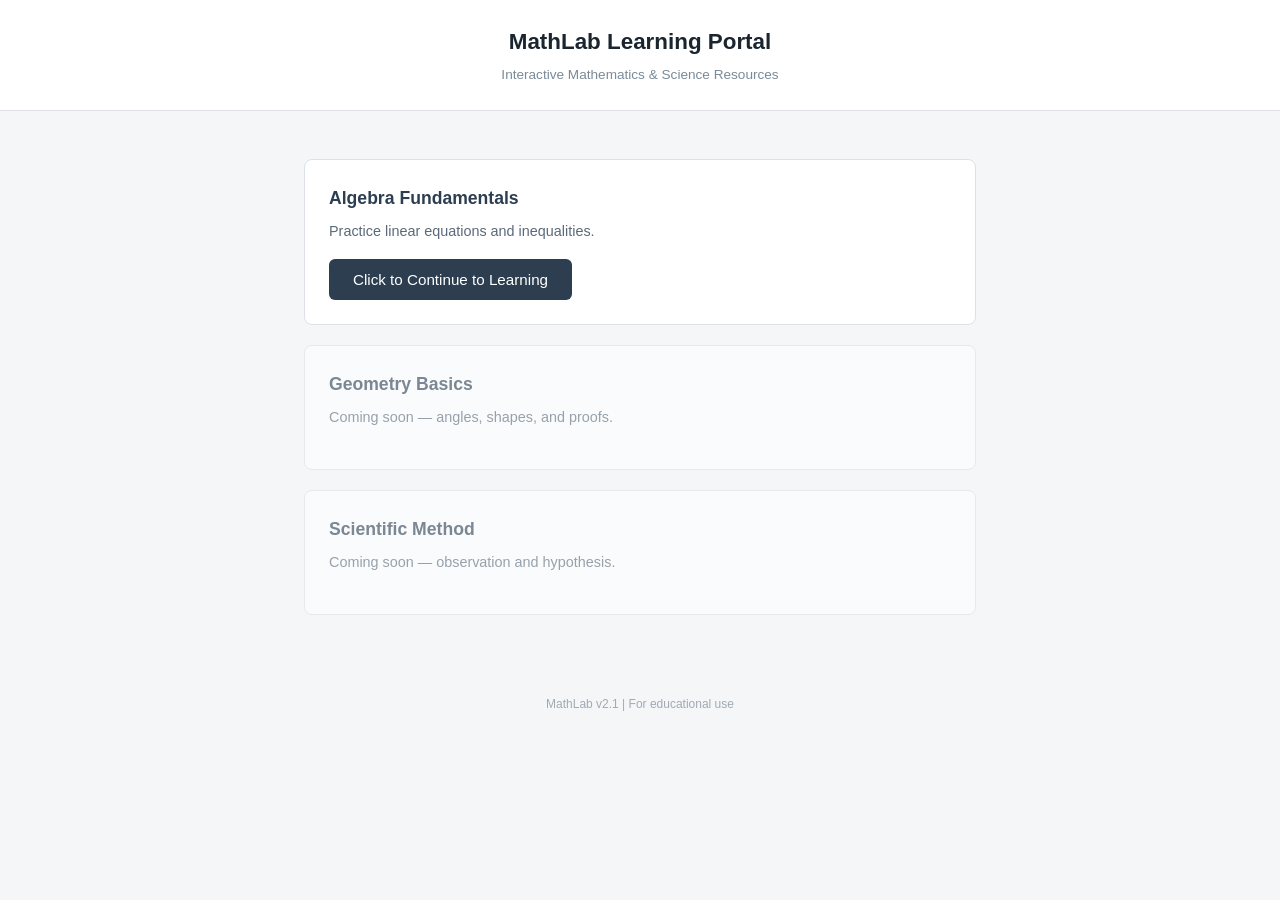
<file: mathlab-portal/index.html>
<!DOCTYPE html>
<html lang="en">
<head>
    <meta charset="UTF-8">
    <meta name="viewport" content="width=device-width, initial-scale=1.0">
    <title>MathLab Learning Portal</title>
    <link rel="stylesheet" href="css/style.css">
</head>
<body>
    <header>
        <h1>MathLab Learning Portal</h1>
        <p class="subtitle">Interactive Mathematics & Science Resources</p>
    </header>

    <main class="landing">
        <div class="module-card">
            <h2>Algebra Fundamentals</h2>
            <p>Practice linear equations and inequalities.</p>
            <button class="start-btn" onclick="window.location.href='games.html'">
                Click to Continue to Learning
            </button>
        </div>

        <div class="module-card muted">
            <h2>Geometry Basics</h2>
            <p>Coming soon — angles, shapes, and proofs.</p>
        </div>

        <div class="module-card muted">
            <h2>Scientific Method</h2>
            <p>Coming soon — observation and hypothesis.</p>
        </div>
    </main>

    <footer>
        <p>MathLab v2.1 | For educational use</p>
    </footer>
</body>
</html>
</file>
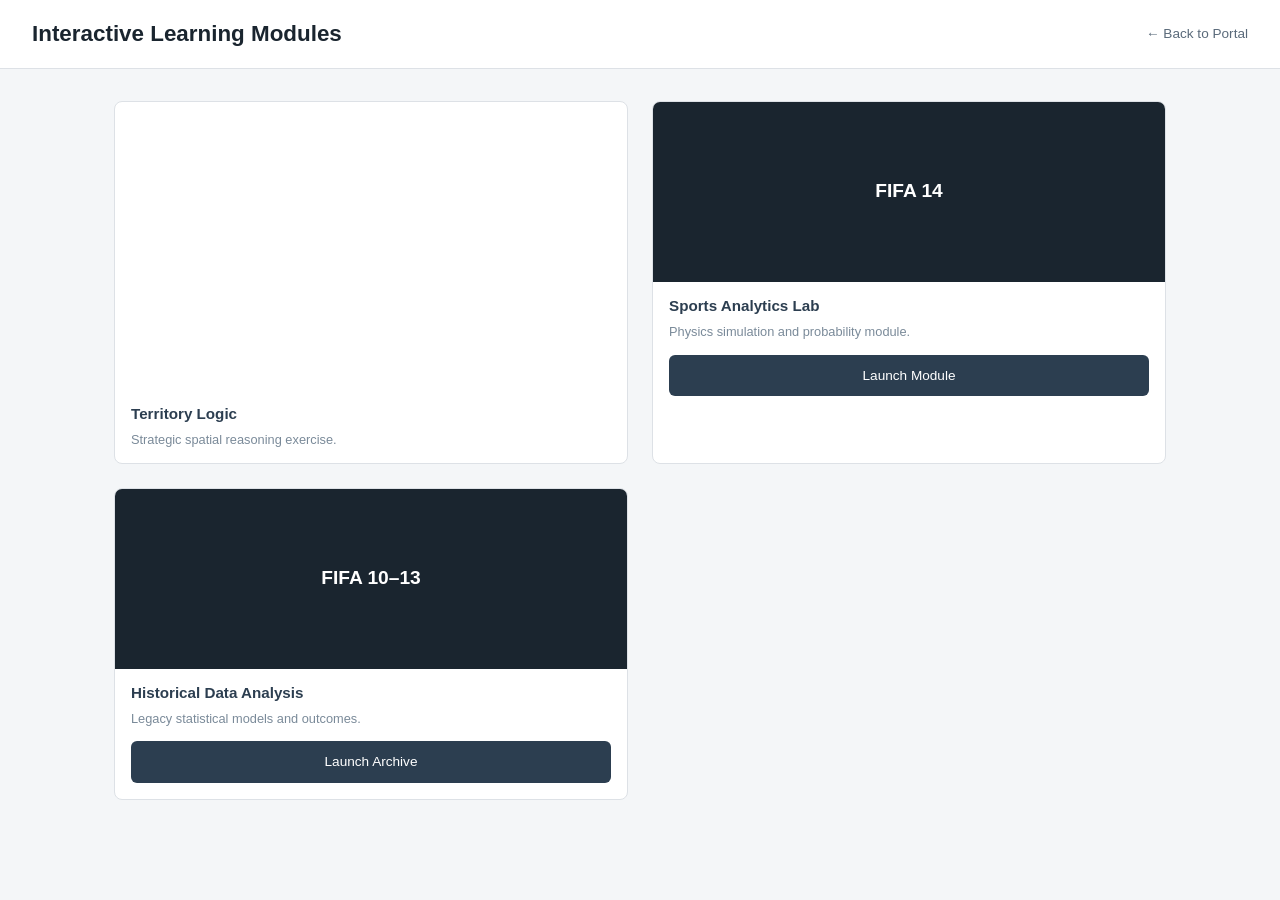
<file: mathlab-portal/games.html>
<!DOCTYPE html>
<html lang="en">
<head>
    <meta charset="UTF-8">
    <meta name="viewport" content="width=device-width, initial-scale=1.0">
    <title>MathLab — Interactive Modules</title>
    <link rel="stylesheet" href="css/style.css">
</head>
<body>
    <header class="compact">
        <h1>Interactive Learning Modules</h1>
        <a href="index.html" class="back-link">← Back to Portal</a>
    </header>

    <main class="game-grid">
        <!-- Paper.io 2 — embeddable -->
        <div class="game-card">
            <div class="game-frame">
                <iframe src="https://nite.games/embed/paper-io-2" 
                        allow="fullscreen; autoplay; gamepad; pointer-lock" 
                        loading="lazy"></iframe>
            </div>
            <h3>Territory Logic</h3>
            <p>Strategic spatial reasoning exercise.</p>
        </div>

        <!-- FIFA 14 — external link (not iframe-friendly) -->
        <div class="game-card">
            <div class="game-thumb fifa-thumb">
                <span>FIFA 14</span>
            </div>
            <h3>Sports Analytics Lab</h3>
            <p>Physics simulation and probability module.</p>
            <a href="https://ported2browser.org/games/fifa-14/" target="_blank" class="launch-btn">Launch Module</a>
        </div>

        <!-- FIFA 10-13 — via recompiled.games / inxanity -->
        <div class="game-card">
            <div class="game-thumb fifa-thumb">
                <span>FIFA 10–13</span>
            </div>
            <h3>Historical Data Analysis</h3>
            <p>Legacy statistical models and outcomes.</p>
            <a href="https://www.inxanitylabs.com/games/page/3" target="_blank" class="launch-btn">Launch Archive</a>
        </div>
    </main>
</body>
</html>
</file>
<file: mathlab-portal/css/style.css>
* { box-sizing: border-box; margin: 0; padding: 0; }

body {
    font-family: -apple-system, "Segoe UI", Roboto, sans-serif;
    background: #f4f6f8;
    color: #2c3e50;
    line-height: 1.6;
}

header {
    background: #fff;
    border-bottom: 1px solid #dde1e6;
    padding: 24px 32px;
    text-align: center;
}

header h1 {
    font-size: 1.4rem;
    font-weight: 600;
    color: #1a252f;
}

.subtitle {
    font-size: 0.85rem;
    color: #7a8a99;
    margin-top: 4px;
}

.landing {
    max-width: 720px;
    margin: 48px auto;
    padding: 0 24px;
    display: flex;
    flex-direction: column;
    gap: 20px;
}

.module-card {
    background: #fff;
    border: 1px solid #dde1e6;
    border-radius: 8px;
    padding: 24px;
}

.module-card h2 {
    font-size: 1.1rem;
    margin-bottom: 8px;
}

.module-card p {
    font-size: 0.9rem;
    color: #5a6a7a;
    margin-bottom: 16px;
}

.module-card.muted {
    opacity: 0.6;
}

.start-btn {
    background: #2c3e50;
    color: #fff;
    border: none;
    padding: 12px 24px;
    border-radius: 6px;
    font-size: 0.95rem;
    cursor: pointer;
}

.start-btn:hover { background: #1a252f; }

/* games page */
header.compact {
    display: flex;
    justify-content: space-between;
    align-items: center;
    text-align: left;
    padding: 16px 32px;
}

.back-link {
    font-size: 0.85rem;
    color: #5a6a7a;
    text-decoration: none;
}

.game-grid {
    max-width: 1100px;
    margin: 32px auto;
    padding: 0 24px;
    display: grid;
    grid-template-columns: repeat(auto-fill, minmax(340px, 1fr));
    gap: 24px;
}

.game-card {
    background: #fff;
    border: 1px solid #dde1e6;
    border-radius: 8px;
    overflow: hidden;
}

.game-frame {
    position: relative;
    padding-bottom: 56.25%; /* 16:9 */
    height: 0;
}

.game-frame iframe {
    position: absolute;
    top: 0; left: 0;
    width: 100%; height: 100%;
    border: none;
}

.game-thumb {
    height: 180px;
    background: #1a252f;
    display: flex;
    align-items: center;
    justify-content: center;
    color: #fff;
    font-weight: 600;
    font-size: 1.2rem;
}

.game-card h3 {
    font-size: 0.95rem;
    padding: 12px 16px 4px;
}

.game-card p {
    font-size: 0.8rem;
    color: #7a8a99;
    padding: 0 16px 12px;
}

.launch-btn {
    display: block;
    margin: 0 16px 16px;
    padding: 10px;
    background: #2c3e50;
    color: #fff;
    text-align: center;
    text-decoration: none;
    border-radius: 6px;
    font-size: 0.85rem;
}

footer {
    text-align: center;
    padding: 32px;
    font-size: 0.75rem;
    color: #a0aab5;
}
</file>
